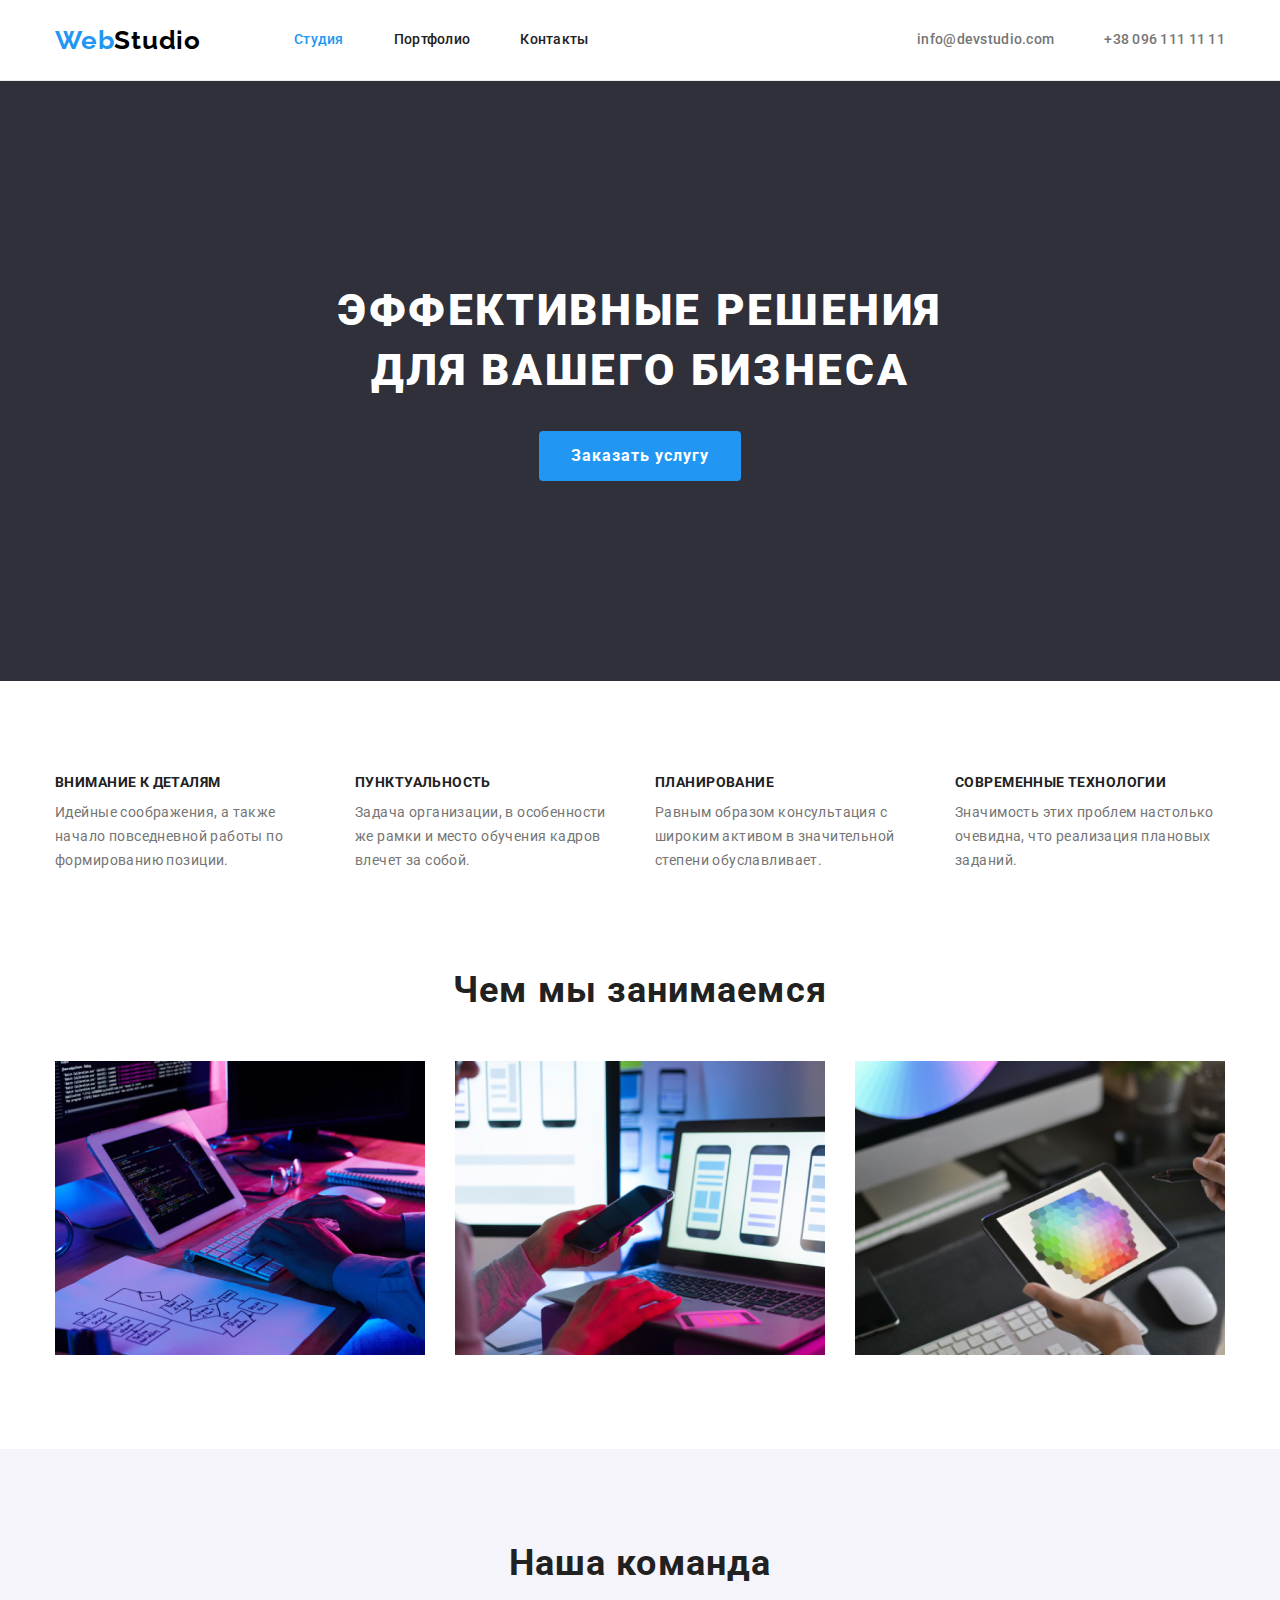
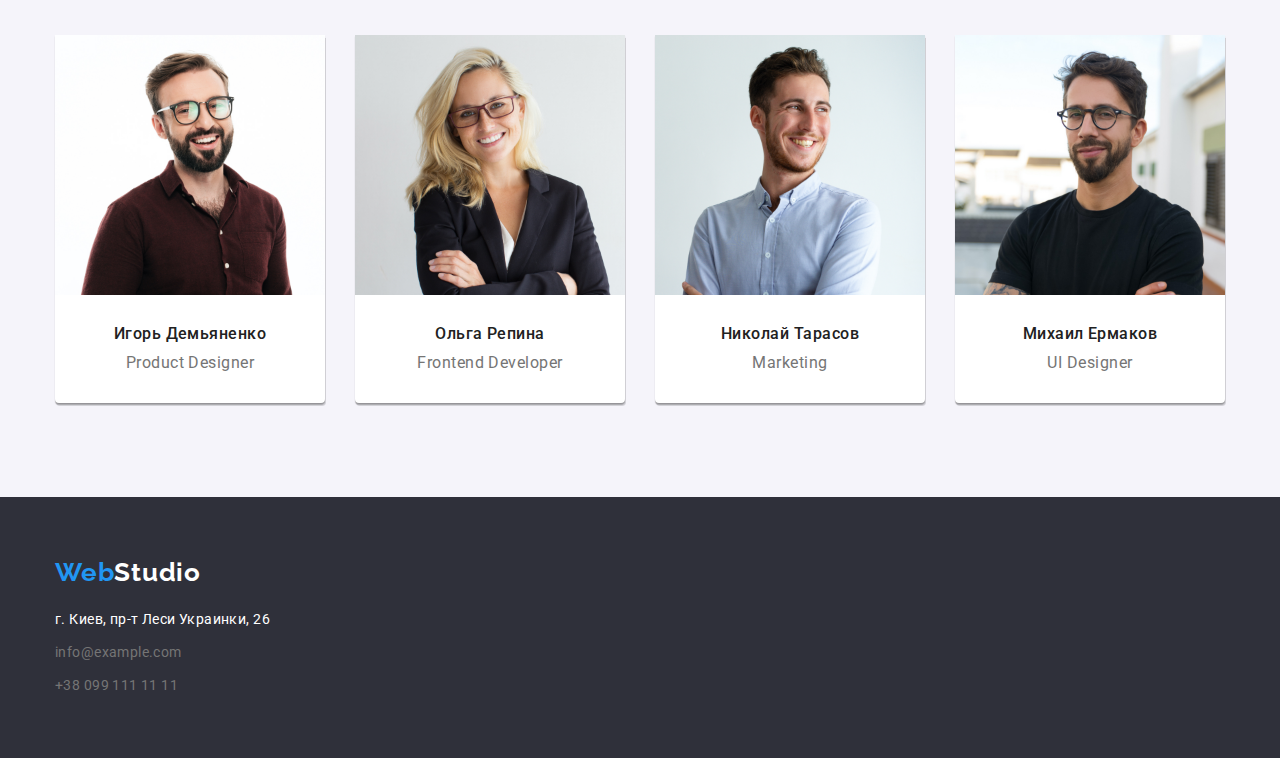
<file: index.html>
<!DOCTYPE html>
<html lang="ru">
  <head>
    <meta charset="UTF-8" />
    <meta http-equiv="X-UA-Compatible" content="IE=edge" />
    <meta name="viewport" content="width=device-width, initial-scale=1.0" />
    <link rel="preconnect" href="https://fonts.googleapis.com" />
    <link rel="preconnect" href="https://fonts.gstatic.com" crossorigin />
    <link rel="preconnect" href="https://fonts.googleapis.com" />
    <link rel="preconnect" href="https://fonts.gstatic.com" crossorigin />
    <link
      href="https://fonts.googleapis.com/css2?family=Raleway:wght@700&family=Roboto:wght@400;500;700;900&display=swap"
      rel="stylesheet"
    />
    <title>Document</title>
    <link rel="stylesheet" href="./css/modern-normalize.css" />
    <link rel="stylesheet" href="./css/styles.css" />
  </head>
  <body>
    <header class="header">
      <div class="container">
        <a href=".index.html" class="logo">
          <span class="accent">Web</span>Studio
        </a>
        <nav class="style">
          <ul class="site-nav list">
            <li class="item">
              <a href="index.html" class="header-link active">Студия</a>
            </li>
            <li class="item">
              <a href="portfolio.html" class="header-link">Портфолио</a>
            </li>
            <li class="item">
              <a href="index.html" class="header-link">Контакты</a>
            </li>
          </ul>
        </nav>
        <ul class="site-contacts list">
          <li class="item">
            <a href="mailto:info@devstudio.com" class="header-link"
              >info@devstudio.com</a
            >
          </li>
          <li class="item">
            <a href="tel:+380961111111" class="header-link"
              >+38 096 111 11 11</a
            >
          </li>
        </ul>
      </div>
    </header>
    <main>
      <!-------HERO-------->
      <section class="hero">
        <div class="container">
          <h1 class="hero-title">
            Эффективные решения<br />для вашего бизнеса
          </h1>
          <button type="button" class="button">Заказать услугу</button>
        </div>
      </section>
      <!-------BENEFITS-------->
      <section class="benefits">
        <div class="container">
          <h2 class="visually-hidden">Преимущества</h2>
          <ul class="benefits-list list">
            <li class="benefits-item">
              <h3 class="benefits-title">Внимание к деталям</h3>
              <p class="benefits-text">
                Идейные соображения, а также начало повседневной работы по
                формированию позиции.
              </p>
            </li>

            <li class="benefits-item">
              <h3 class="benefits-title">Пунктуальность</h3>
              <p class="benefits-text">
                Задача организации, в особенности же рамки и место обучения
                кадров влечет за собой.
              </p>
            </li>

            <li class="benefits-item">
              <h3 class="benefits-title">Планирование</h3>
              <p class="benefits-text">
                Равным образом консультация с широким активом в значительной
                степени обуславливает.
              </p>
            </li>

            <li class="benefits-item">
              <h3 class="benefits-title">Современные технологии</h3>
              <p class="benefits-text">
                Значимость этих проблем настолько очевидна, что реализация
                плановых заданий.
              </p>
            </li>
          </ul>
        </div>
      </section>
      <!-------WORK-------->
      <section class="work">
        <div class="container">
          <h2 class="section-title section-title-center">Чем мы занимаемся</h2>
          <ul class="card-set work-list list">
            <li class="item work-item">
              <img
                class="img"
                src="./images/img.jpg"
                alt="pic1"
                width="370"
                height="294"
              />
            </li>

            <li class="item work-item">
              <img
                class="img"
                src="./images/img-2.jpg"
                alt="pic2"
                width="370"
                height="294"
              />
            </li>

            <li class="item work-item">
              <img
                class="img"
                src="./images/img-3.jpg"
                alt="pic3"
                width="370"
                height="294"
              />
            </li>
          </ul>
        </div>
      </section>
      <!-------TEAM-------->
      <section class="team">
        <div class="container">
          <h2 class="section-title">Наша команда</h2>
          <ul class="card-set team-list list">
            <li class="item team-item card">
              <img
                class="img"
                src="./images/img11.jpg"
                alt="pic4"
                width="270"
                height="260"
              />
              <div class="team-content">
                <h3 class="team-name">Игорь Демьяненко</h3>
                <p class="team-text">Product Designer</p>
              </div>
            </li>

            <li class="item team-item card">
              <img
                class="img"
                src="./images/img-22.jpg"
                alt="pic5"
                width="270"
                height="260"
              />

              <div class="team-content">
                <h3 class="team-name">Ольга Репина</h3>
                <p class="team-text">Frontend Developer</p>
              </div>
            </li>

            <li class="item team-item card">
              <img
                class="img"
                src="./images/img-33.jpg"
                alt="pic6"
                width="270"
                height="260"
              />
              <div class="team-content">
                <h3 class="team-name">Николай Тарасов</h3>
                <p class="team-text">Marketing</p>
              </div>
            </li>

            <li class="item team-item card">
              <img
                class="img"
                src="./images/img-44.jpg"
                alt="pic7"
                width="270"
                height="260"
              />
              <div class="team-content">
                <h3 class="team-name">Михаил Ермаков</h3>
                <p class="team-text">UI Designer</p>
              </div>
            </li>
          </ul>
        </div>
      </section>
    </main>

    <!-------FOOTER-------->

    <footer class="footer">
      <div class="container">
        <a href=".index.html" class="logo footer-logo">
          <span class="accent">Web</span>Studio
        </a>
        <address class="address">
          <ul class="list">
            <li class="footer-link-item">
              <a
                href="https://goo.gl/maps/GdN5rj32io8NNRQ59"
                target="_blank"
                rel="noreferrer nofollow noopener"
                class="footer-link white"
                >г. Киев, пр-т Леси Украинки, 26
              </a>
            </li>

            <li class="footer-link-item">
              <a href="mailto:info@example.com" class="footer-link"
                >info@example.com
              </a>
            </li>

            <li class="footer-link-item">
              <a href="tel:+380991111111" class="footer-link"
                >+38 099 111 11 11
              </a>
            </li>
          </ul>
        </address>
      </div>
    </footer>
  </body>
</html>
</file>
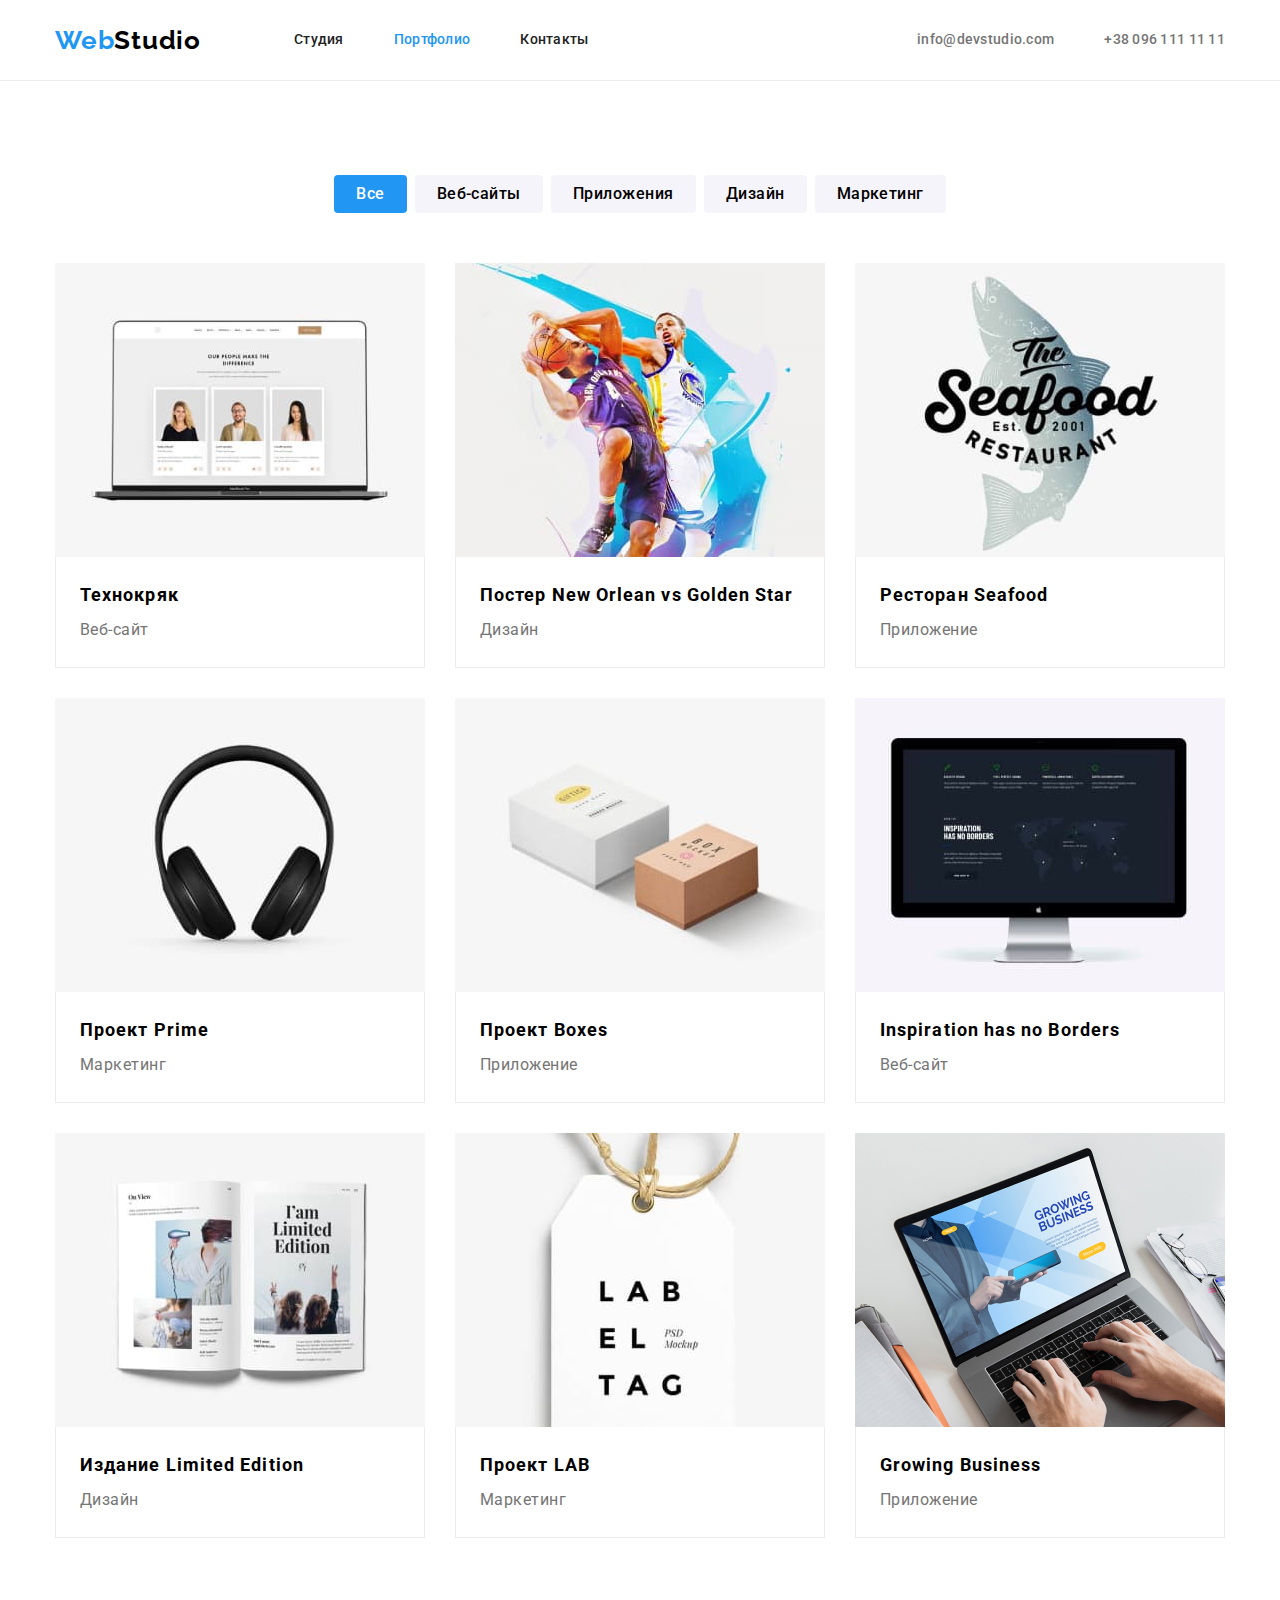
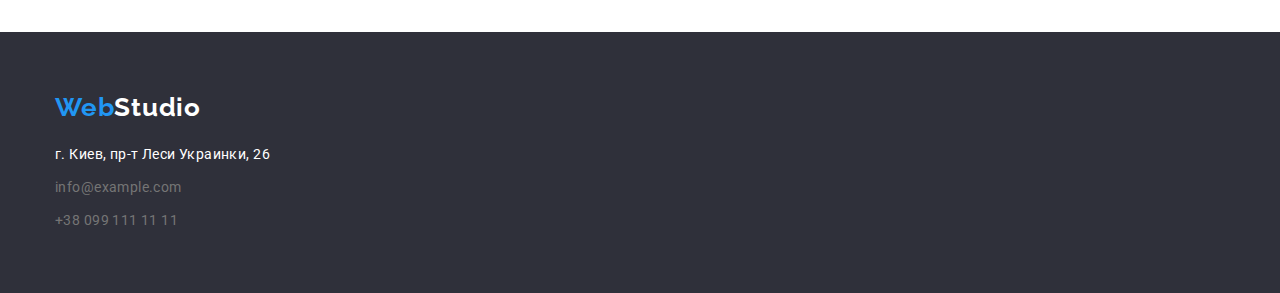
<file: portfolio.html>
<!DOCTYPE html>
<html lang="ru">
  <head>
    <meta charset="UTF-8" />
    <meta http-equiv="X-UA-Compatible" content="IE=edge" />
    <meta name="viewport" content="width=device-width, initial-scale=1.0" />
    <link rel="preconnect" href="https://fonts.googleapis.com" />
    <link rel="preconnect" href="https://fonts.gstatic.com" crossorigin />
    <link rel="preconnect" href="https://fonts.googleapis.com" />
    <link rel="preconnect" href="https://fonts.gstatic.com" crossorigin />
    <link
      href="https://fonts.googleapis.com/css2?family=Raleway:wght@700&family=Roboto:wght@400;500;700;900&display=swap"
      rel="stylesheet"
    />
    <title>Document</title>
    <link rel="stylesheet" href="./css/modern-normalize.css" />
    <link rel="stylesheet" href="./css/styles.css" />
  </head>
  <body>
    <header class="header">
      <div class="container">
        <a href=".index.html" class="logo">
          <span class="accent">Web</span>Studio
        </a>
        <nav class="style">
          <ul class="site-nav list">
            <li class="item">
              <a href="index.html" class="header-link">Студия</a>
            </li>
            <li class="item">
              <a href="portfolio.html" class="header-link active">Портфолио</a>
            </li>
            <li class="item">
              <a href="index.html" class="header-link">Контакты</a>
            </li>
          </ul>
        </nav>
        <ul class="site-contacts list">
          <li class="item">
            <a href="mailto:info@devstudio.com" class="header-link"
              >info@devstudio.com</a
            >
          </li>
          <li class="item">
            <a href="tel:+380961111111" class="header-link"
              >+38 096 111 11 11</a
            >
          </li>
        </ul>
      </div>
    </header>

    <main>
      <section class="portfolio">
        <div class="container">
          <h1 class="visually-hidden">Портфолио</h1>
          <ul class="list portfolio-list">
            <li class="portfolio-button-item">
              <button type="button" class="button-help button-list active">
                Все
              </button>
            </li>

            <li class="portfolio-button-item">
              <button type="button" class="button-help button-list">
                Веб-сайты
              </button>
            </li>

            <li class="portfolio-button-item">
              <button type="button" class="button-help button-list">
                Приложения
              </button>
            </li>

            <li class="portfolio-button-item">
              <button type="button" class="button-help button-list">
                Дизайн
              </button>
            </li>

            <li class="portfolio-button-item">
              <button type="button" class="button-help button-list">
                Маркетинг
              </button>
            </li>
          </ul>
        </div>

        <div class="container">
          <ul class="portfolio-set list">
            <li class="item">
              <img
                src="./images/laptop1.jpg"
                alt="laptop1"
                width="370"
                height="294"
              />

              <div class="portfolio-content">
                <h2 class="portfolio-title">Технокряк</h2>
                <p class="portfolio-text">Веб-сайт</p>
              </div>
            </li>

            <li class="item">
              <img
                src="./images/bascketball.jpg"
                alt="bascketball"
                width="370"
                height="294"
              />

              <div class="portfolio-content">
                <h2 class="portfolio-title">
                  Постер New Orlean vs Golden Star
                </h2>
                <p class="portfolio-text">Дизайн</p>
              </div>
            </li>

            <li class="item">
              <img
                src="./images/seafood.jpg"
                alt="seafood"
                width="370"
                height="294"
              />

              <div class="portfolio-content">
                <h2 class="portfolio-title">Ресторан Seafood</h2>
                <p class="portfolio-text">Приложение</p>
              </div>
            </li>

            <li class="item">
              <img
                src="./images/prime.jpg"
                alt="prime"
                width="370"
                height="294"
              />

              <div class="portfolio-content">
                <h2 class="portfolio-title">Проект Prime</h2>
                <p class="portfolio-text">Маркетинг</p>
              </div>
            </li>

            <li class="item">
              <img
                src="./images/boxes.jpg"
                alt="boxes"
                width="370"
                height="294"
              />

              <div class="portfolio-content">
                <h2 class="portfolio-title">Проект Boxes</h2>
                <p class="portfolio-text">Приложение</p>
              </div>
            </li>

            <li class="item">
              <img
                src="./images/monitor.jpg"
                alt="monitor"
                width="370"
                height="294"
              />

              <div class="portfolio-content">
                <h2 class="portfolio-title">Inspiration has no Borders</h2>
                <p class="portfolio-text">Веб-сайт</p>
              </div>
            </li>

            <li class="item">
              <img
                src="./images/magazine.jpg"
                alt="magazine"
                width="370"
                height="294"
              />

              <div class="portfolio-content">
                <h2 class="portfolio-title">Издание Limited Edition</h2>
                <p class="portfolio-text">Дизайн</p>
              </div>
            </li>

            <li class="item">
              <img
                src="./images/bage.jpg"
                alt="bage"
                width="370"
                height="294"
              />

              <div class="portfolio-content">
                <h2 class="portfolio-title">Проект LAB</h2>
                <p class="portfolio-text">Маркетинг</p>
              </div>
            </li>

            <li class="item">
              <img
                src="./images/laptop2.jpg"
                alt="laptop2"
                width="370"
                height="294"
              />

              <div class="portfolio-content">
                <h2 class="portfolio-title">Growing Business</h2>
                <p class="portfolio-text">Приложение</p>
              </div>
            </li>
          </ul>
        </div>
      </section>
    </main>

    <footer class="footer">
      <div class="container">
        <a href=".index.html" class="logo footer-logo">
          <span class="accent">Web</span>Studio
        </a>
        <address class="address">
          <ul class="list">
            <li class="footer-link-item">
              <a
                href="https://goo.gl/maps/GdN5rj32io8NNRQ59"
                target="_blank"
                rel="noreferrer nofollow noopener"
                class="footer-link white"
                >г. Киев, пр-т Леси Украинки, 26
              </a>
            </li>

            <li class="footer-link-item">
              <a href="mailto:info@example.com" class="footer-link"
                >info@example.com
              </a>
            </li>

            <li class="footer-link-item">
              <a href="tel:+380991111111" class="footer-link"
                >+38 099 111 11 11
              </a>
            </li>
          </ul>
        </address>
      </div>
    </footer>
  </body>
</html>
</file>
<file: css/styles.css>
/* Цвет основного текста /чёрный/ #212121 */
/* Цвет вторичного текста /серый/ #757575 */
/* Цвет акцента /синий/ #2196F3 */
/* Цвет текста /белый/ #FFFFFF */
/* Цвет футера rgba(255, 255, 255, 0.6 */
/* Цвет основного фона /белый/ #FFFFFF */
/* Вторичный цвет фона /приглушенно серый/ наша команда #F5F4FA */
/* Цвет фона заголовка и футера /серый/ #2F303A */

:root {
  --logo-color: #000000;
  --secondary-text-color: #757575;
  --accent-color: #2196f3;
  --secondary-background: #f5f4fa;
  --white-color: #fff;
  --primary-text-color: #212121;
  --color-footer: rgba(255, 255, 255, 0.6);
  --background-footer: #2f303a;
}

p,
h1,
h2,
h3,
h4,
h5,
h6 {
  margin: 0;
}

.img {
  display: block;
  max-width: 100%;
  height: auto;
}

body {
  background: var(--white-color);
  font-family: Roboto, sans-serif;
  font-size: 14px;
  letter-spacing: 0.03em;
}

.accent {
  color: var(--accent-color);
}

.container {
  width: 1200px;
  margin: 0 auto;
  padding: 0 15px;
  /* outline: 1px solid red; */
}

.list {
  list-style: none;
  padding-left: 0;
  margin-bottom: 0;
  margin-top: 0;
}

.address {
  font-style: normal;
}

.button {
  font-family: inherit;
  font-weight: 700;
  font-size: 16px;
  line-height: 1.88;
  text-align: center;
  letter-spacing: 0.06em;
  color: var(--white-color);
  background-color: var(--accent-color);
  border: none;
  padding: 10px 32px;
  border-radius: 4px;

  margin-top: 30px;
  min-width: 200px;
  cursor: pointer;
}

.button-list {
  min-width: auto;
  padding: 6px 22px;
  border-radius: 4px;
}

.visually-hidden {
  position: absolute;
  width: 1px;
  height: 1px;
  margin: -1px;
  border: 0;
  padding: 0;

  white-space: nowrap;
  clip-path: inset(100%);
  clip: rect(0 0 0 0);
  overflow: hidden;
}

/* ------------- HEADER ---------- */

.header {
  border-bottom: 1px solid #ececec;
}

.header .container {
  display: flex;
}

.logo {
  color: var(--logo-color);
  font-family: Raleway, sans-serif;
  font-weight: 700;
  font-size: 26px;
  line-height: 1.19;
  letter-spacing: 0.03em;
  text-decoration: none;
}

.header .logo {
  display: flex;
  align-items: center;
}

.site-nav,
.site-contacts {
  display: flex;
}

.site-nav .item:not(:last-child),
.site-contacts .item:not(:last-child) {
  margin-right: 50px;
}

.style {
  margin-left: 93px;
}

.site-contacts {
  margin-left: auto;
}

/* site-nav */

.header-link {
  color: var(--primary-text-color);
  font-family: Roboto, sans-serif;
  font-weight: 500;
  font-size: 14px;
  line-height: 1.14;
  letter-spacing: 0.02em;
  text-decoration: none;
  padding-top: 32px;
  padding-bottom: 32px;
  display: block;
}

.header-link:hover,
.header-link:focus,
.site-contacts .header-link:hover,
.site-contacts .header-link:focus {
  color: var(--accent-color);
}

.header-link.active {
  color: var(--accent-color);
}

.site-contacts .header-link {
  color: var(--secondary-text-color);
}

/* ------------- HERO ---------- */

.hero {
  background-color: var(--background-footer);
  text-align: center;

  padding-bottom: 200px;
  padding-top: 200px;
}

.hero-title {
  font-weight: 900;
  font-size: 44px;
  line-height: 1.36;
  text-align: center;
  letter-spacing: 0.06em;
  text-transform: uppercase;
  color: var(--white-color);

  text-transform: uppercase;
}

/* ------------- BENEFITS ---------- */

.benefits {
  padding-top: 94px;
  padding-bottom: 94px;
}

.benefits-list {
  display: flex;
}

.benefits-item {
  width: 270px;
  margin-right: 30px;
}

.benefits-item:last-child {
  margin-right: 0;
}

.benefits-title {
  font-weight: 700;
  font-size: 14px;
  line-height: 1.14;
  letter-spacing: 0.03em;
  text-transform: uppercase;
  color: var(--primary-text-color);
  width: 270px;
  height: 16px;
}

.benefits-text {
  font-weight: 400;
  font-size: 14px;
  line-height: 1.71;
  letter-spacing: 0.03em;
  color: var(--secondary-text-color);
  width: 270px;
  height: 75px;
  margin-top: 10px;
}

/* ------------- WORK ---------- */

.work {
  padding-bottom: 94px;
}
.work-list {
  display: flex;
}

.section-title {
  font-weight: 700;
  font-size: 36px;
  line-height: 1.16;
  text-align: center;
  letter-spacing: 0.03em;
  color: var(--primary-text-color);

  margin-bottom: 50px;
  margin-top: 0px;
}

.section-title-center {
  text-align: center;
  margin-right: 0px;
}

.work-item {
  margin-right: 30px;
  width: 370px;
}

.work-item:last-child {
  margin-right: 0;
}

/* ------------- TEAM ---------- */

.team {
  background-color: var(--secondary-background);
  padding-top: 94px;
  padding-bottom: 94px;
}

.card {
  background-color: var(--white-color);
  border-radius: 0px 0px 4px 4px;
  box-shadow: 1px 3px rgba(0, 0, 0, 0.12), 0px 1px 1px rgba(0, 0, 0, 0.14),
    0px 2px 1px rgba(0, 0, 0, 0.2);
}

.team-list > .team-item {
  margin-right: 30px;
  text-align: center;
  flex-basis: calc(100% / 3 - 30px);
  width: 200px;
}

.team-item:last-child {
  margin-right: 0;
}

.team-list {
  display: flex;
}

.team-content {
  padding: 30px 0;
}

.team-name {
  font-weight: 500;
  font-size: 16px;
  line-height: 1.18;
  letter-spacing: 0.03em;
  color: var(--primary-text-color);
  margin-bottom: 10px;
}

.team-text {
  font-weight: 400;
  font-size: 16px;
  line-height: 1.18;
  letter-spacing: 0.03em;
  color: var(--secondary-text-color);
}

/* ------------- FOOTER ---------- */

.footer {
  background-color: var(--background-footer);
  text-decoration: none;
  padding-top: 60px;
  padding-bottom: 60px;
}

.footer-logo {
  color: var(--white-color);
  margin-bottom: 20px;
  display: inline-block;
}

.footer-link {
  font-weight: 400;
  font-size: 14px;
  font-style: normal;
  line-height: 1.71;
  letter-spacing: 0.03em;
  color: var(--secondary-text-color);
  text-decoration: none;
  margin-top: 20px;
}

.footer-link-item:not(:last-child) {
  margin-bottom: 9px;
}

.footer-link:hover,
.footer-link:focus,
.footer-link.white:hover,
.footer-link.white:focus {
  color: var(--accent-color);
}

.footer-link.white {
  color: var(--white-color);
}

/*--------PORTFOLIO--------*/

img {
  display: block;
}

.portfolio {
  padding-top: 94px;
  padding-bottom: 94px;
}

.portfolio-list {
  display: flex;
  justify-content: center;
  padding: 0px;
  flex-wrap: wrap;
  list-style: none;
  margin-bottom: 50px;
}

.portfolio-button-item:not(:last-child) {
  margin-right: 8px;
}

.portfolio-set {
  display: flex;
  flex-wrap: wrap; /*многостроковий flex-контейнер*/
  margin-right: -30px;
  margin-bottom: -30px;
}

.portfolio-set > .item {
  width: calc(100% / 3 - 30px);
  margin-right: 30px;
  margin-bottom: 30px;
}

.header-link {
  color: var(--primary-text-color);
  font-family: Roboto, sans-serif;
  font-weight: 500;
  font-size: 14px;
  line-height: 1.14;
  letter-spacing: 0.02em;
  text-decoration: none;
}

.header-link:hover,
.header-link:focus,
.site-contacts .header-link:hover,
.site-contacts .header-link:focus {
  color: var(--accent-color);
}

.header-link.active {
  color: var(--accent-color);
}

.site-contacts .header-link {
  color: var(--secondary-text-color);
}

.button-help:hover,
.button-help:focus,
.button-help.active {
  background-color: var(--accent-color);
  color: var(--white-color);
}

.pointer {
  cursor: pointer;
}

.button-help {
  font-family: inherit;
  font-size: 16px;
  line-height: 1.63;
  font-weight: 500;
  text-align: center;
  vertical-align: top;
  letter-spacing: 0.03em;
  background-color: var(--secondary-background);
  cursor: pointer;
  border: none;
}

.portfolio-content {
  padding: 20px 24px;
  border: 1px solid #ececec;
  border-top: none;
}

.portfolio-title {
  font-weight: 700;
  font-size: 18px;
  line-height: 2;
  letter-spacing: 0.06em;

  width: 322px;
  height: 36px;
  margin-bottom: 4px;
}

.portfolio-text {
  font-weight: 400;
  font-size: 16px;
  line-height: 1.6;
  letter-spacing: 0.03em;
  color: var(--secondary-text-color);

  width: 322 px;
  height: 30px;
}
</file>
